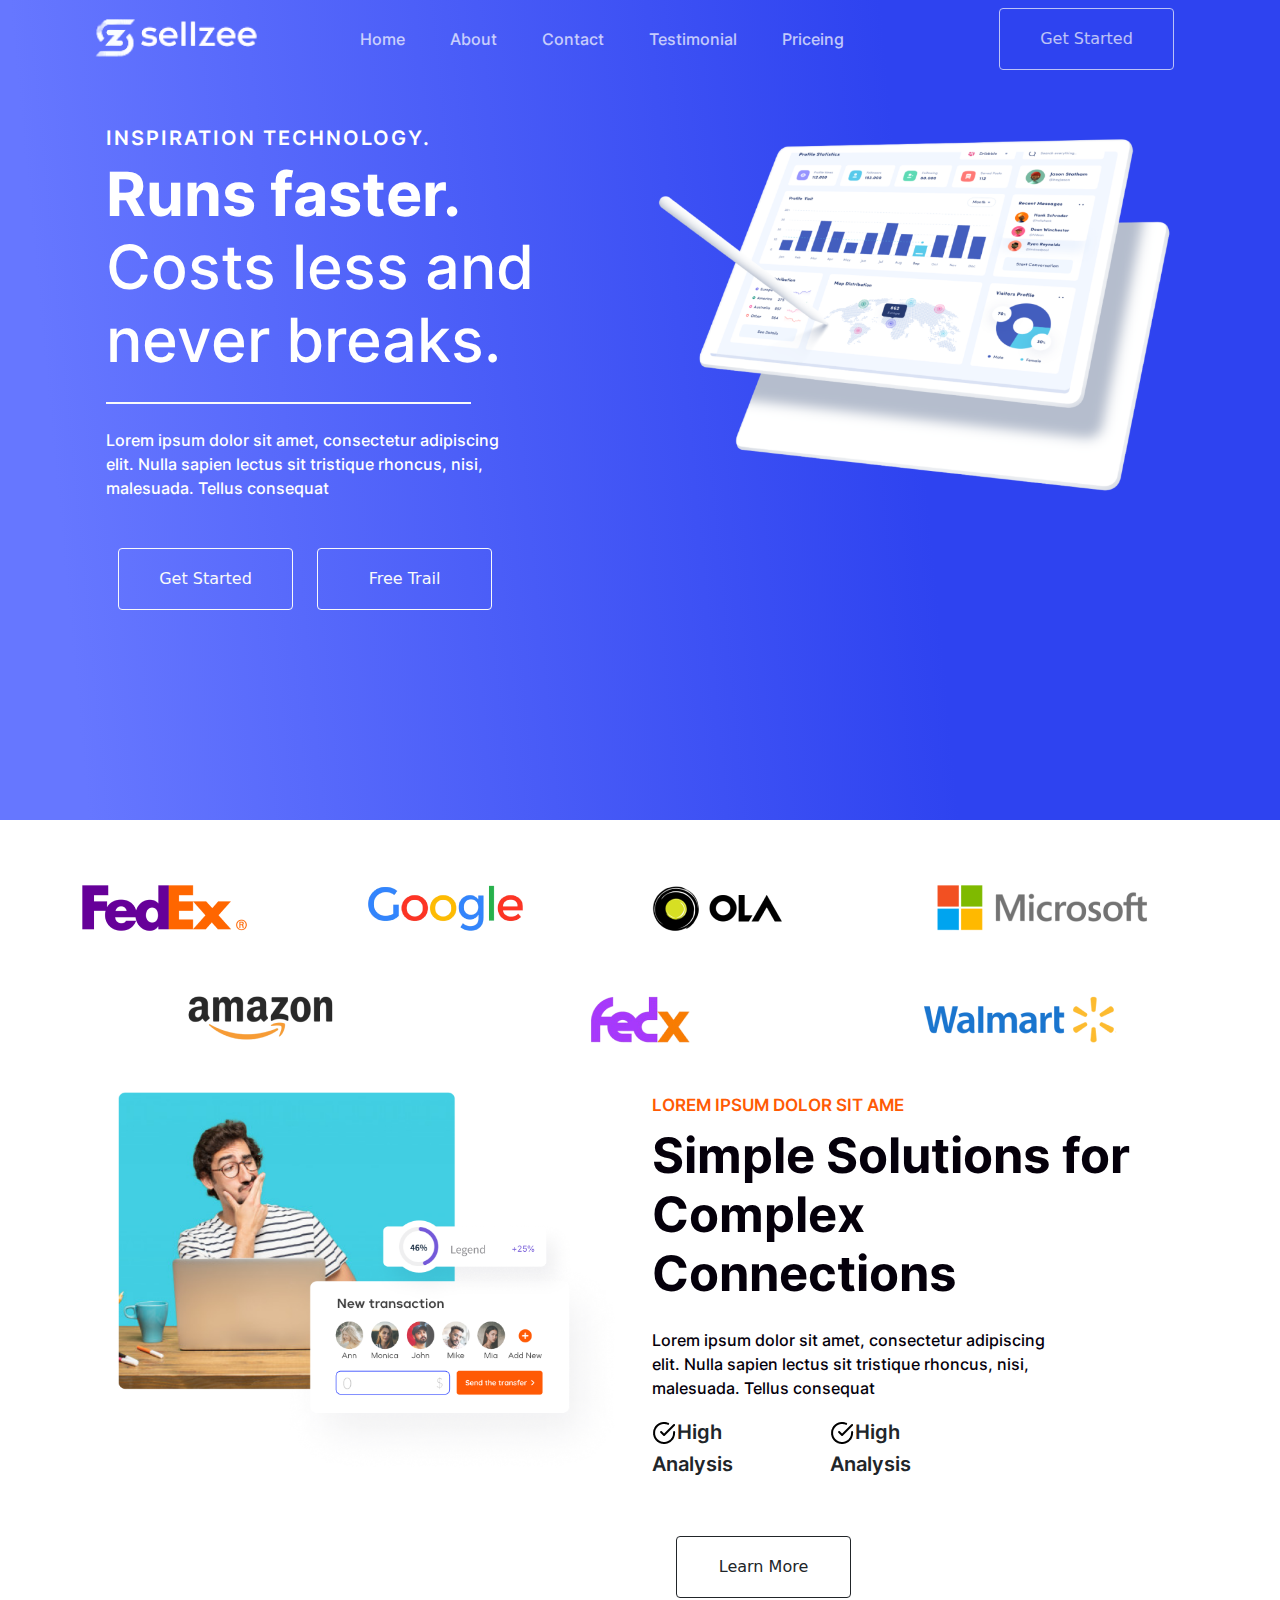
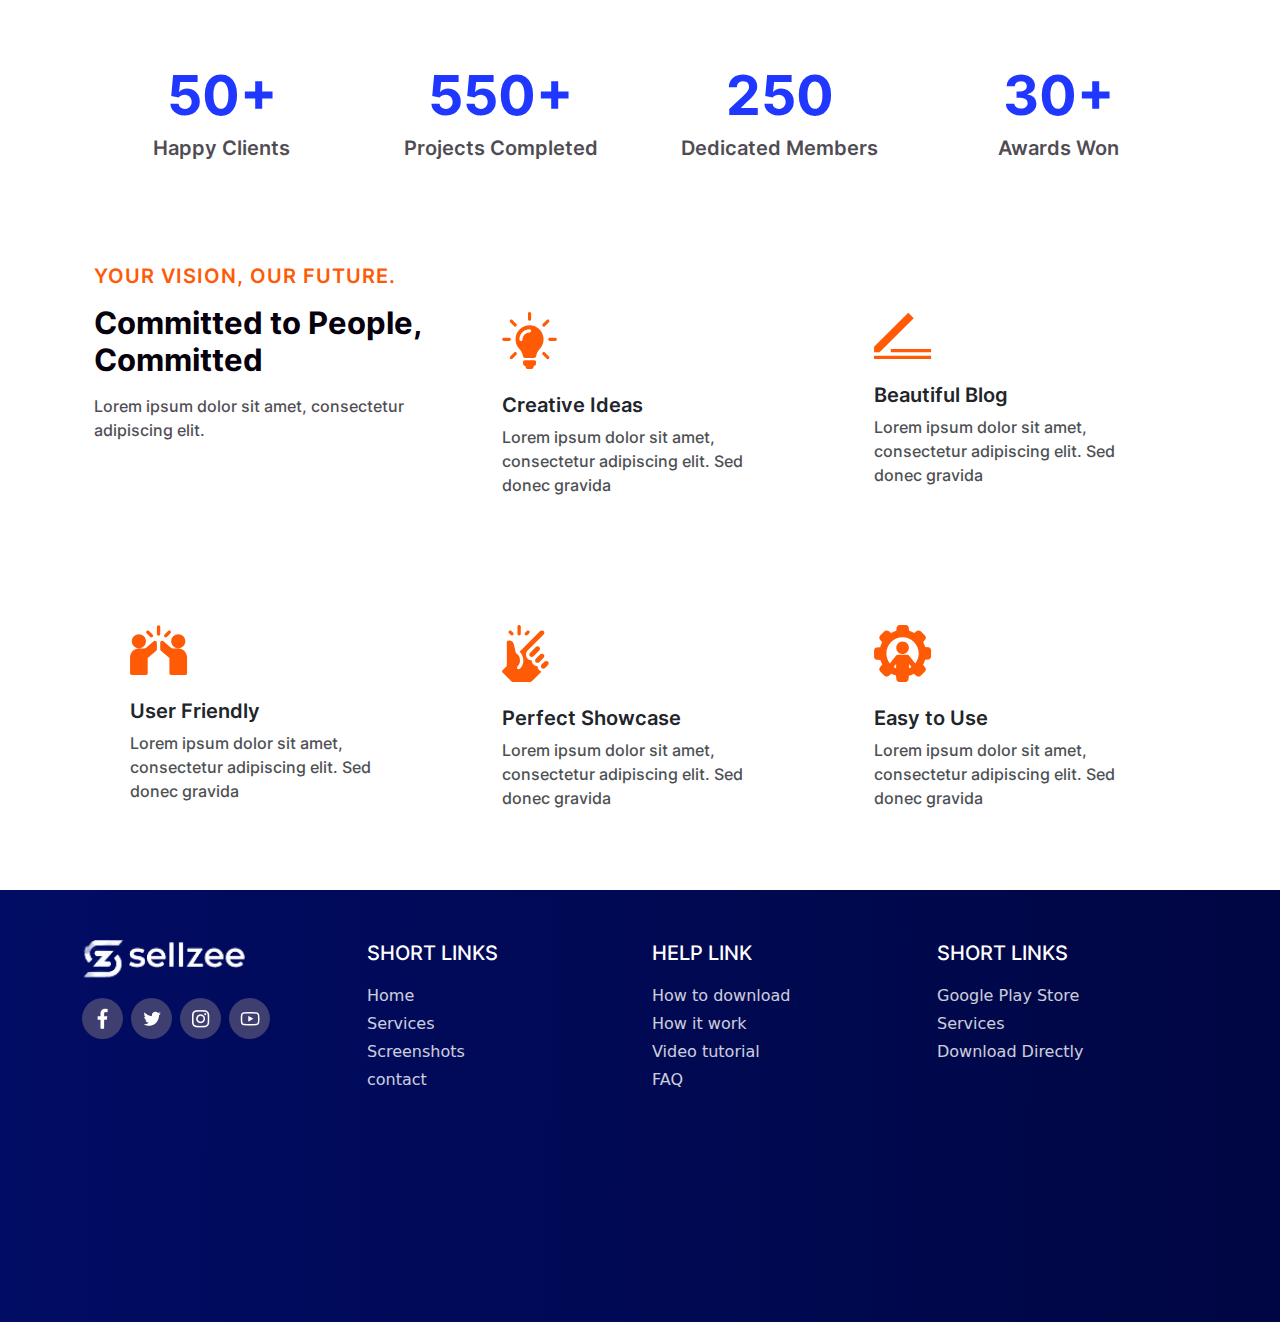
<file: index.html>
<!DOCTYPE html>
<html lang="en">
<head>
    <meta charset="UTF-8">
    <meta http-equiv="X-UA-Compatible" content="IE=edge">
    <meta name="viewport" content="width=device-width, initial-scale=1.0">
    <link rel="stylesheet" href="./css/style.css">
    <link rel="stylesheet" href="./css/bootstrap.min.css">
    <title>Selizee</title>
</head>

<body>
<header class="header">
    <div class="container">
    <nav class="navbar navbar-expand-lg navbar-light">
        <div class="container-fluid">
          <a class="navbar-brand" href="#"><img src="./img/header__logo.png" alt=""></a>
          <button class="navbar-toggler" type="button" data-bs-toggle="collapse" data-bs-target="#navbarNavAltMarkup" aria-controls="navbarNavAltMarkup" aria-expanded="false" aria-label="Toggle navigation">
            <span class="navbar-toggler-icon"></span>
          </button>
          <div class="collapse navbar-collapse text-white ms-5" style="opacity: 0.7;" id="navbarNavAltMarkup">
            <div class="navbar-nav">
              <a class="nav-link  text-white" href="#">Home</a>
              <a class="nav-link  text-white" href="#">About</a>
              <a class="nav-link  text-white" href="#">Contact</a>
              <a class="nav-link  text-white" href="#">Testimonial</a>
              <a class="nav-link  text-white" href="#">Priceing</a>
              
            </div>
            <form class="container-fluid d-flex justify-content-end">
                  <button type="button" class="btn btn-outline-light" style="width: 175px; height: 62px; font-weight: 500;">Get Started</button>
                 </form>  
          </div>
                 
        </div>
      </nav>
    </div>

    <div class="row mt-5 mx-auto container">

      <div class="col-12 col-lg-6 ">
        <h3 class="header__zag text-lg-start ">Inspiration Technology.</h3>
        <h1 class="header__title text-lg-start text-center ">
           <b style="font-weight: 700;">Runs faster.</b> 
           <br><span style="font-weight: 500;">Costs less and never breaks.</span> 
           </h1>

           <div class="bg-light mt-4" style="max-width: 365px; height: 2px;"></div>

           <p class="header__text mt-4" >
            Lorem ipsum dolor sit amet, consectetur adipiscing elit. Nulla sapien lectus sit tristique rhoncus, nisi, malesuada. Tellus consequat </p>

          <form class="container-fluid d-flex mt-lg-5 mt-3 row text-center">
             <button type="button" class="btn btn-outline-light col-12 col-lg-6" style="width: 175px; height: 62px; font-weight: 500;">Get Started</button>

             <button type="button" class="btn btn-outline-light col-12 col-lg-6 mt-4 mt-lg-0 ms-0 ms-lg-4 " style="width: 175px; height: 62px; font-weight: 500;" >Free Trail</button>
           </form> 

      </div>

      <div class="col-lg-6 col-12">
          <img src="./img/header__img.png" class="img-fluid" alt="">
      </div>

    </div>


    
    </header>

    <main class="main container mt-5">
      <div class="row justify-content-lg-center align-items-lg-center">

        <div class="col-6 col-lg-3 mt-3 ">
           <img src="./img/main__row 1.png" class="img-fluid" alt="">
        </div>

        <div class="col-6 col-lg-3 mt-3">
           <img src="./img/main__row 2.png" class="img-fluid" alt="">
        </div>

        <div class="col-6 col-lg-3 mt-lg-3 mt-3">
           <img src="./img/main__row 3.png" class="img-fluid" alt="">
        </div>

        <div class="col-6 col-lg-3 mt-lg-3 mt-3">
           <img src="./img/main__row 4.png" class="img-fluid" alt="">
        </div>

      </div>

      <div class="row text-center mt-5">

        <div class="col-6 col-lg-4 mt-3 ">
           <img src="./img/main__row 5.png" class="img-fluid" alt="">
        </div>

        <div class="col-6 col-lg-4 mt-3">
           <img src="./img/main__row 6.png" class="img-fluid" alt="">
        </div>

        <div class="col-12 col-lg-4  mt-3">
           <img src="./img/main__row 7.png" class="img-fluid" alt="">
        </div>


      </div>

      <div class="row mt-5 mx-auto container">

        <div class="col-12 col-lg-6 ">
        <img src="./img/main__img row.png" class=" img-fluid" alt="">
  
        </div>
  
        <div class="col-lg-6 col-12">
          <h3 class="main__banner text-lg-start">Lorem ipsum dolor sit ame</h3>
          <h1 class="main__title text-lg-start text-center ">
            Simple Solutions for Complex Connections
             </h1>
             <p class="main__text mt-4" >
              Lorem ipsum dolor sit amet, consectetur adipiscing elit. Nulla sapien lectus sit tristique rhoncus, nisi, malesuada. Tellus consequat </p>
              <span class=" d-flex row">
                  <h3 class="icon__title col-12 col-lg-4" ><img class="" src="./img/h1__icon.png" alt="">High Analysis</h3>
                  <h3 class="icon__title col-12 col-lg-4 "><img class="" src="./img/h1__icon.png" alt="">High Analysis</h3>
              </span>
  
            <form class="container-fluid text-center text-lg-start mt-5">
               <button type="button" class="btn btn-outline-dark react-color" style="width: 175px; height: 62px; font-weight: 500;">Learn More</button>
  
             </form> 
        </div>
  
      </div>

      <section class=" container">
        <div class="row text-center mt-5">

          <div class="col-6 col-lg-3 mt-3 ">
             <h1  class="number__title">50+</h1>
             <h4 class="number__text">Happy  Clients</h4>
          </div>
  
          <div class="col-6 col-lg-3 mt-3">
            <h1 class="number__title">550+</h1>
            <h4 class="number__text">Projects Completed</h4>
          </div>
  
          <div class="col-6 col-lg-3  mt-3">
            <h1 class="number__title">250</h1>
            <h4 class="number__text">Dedicated Members</h4>
          </div>

          <div class="col-6 col-lg-3  mt-3">
            <h1 class="number__title">30+</h1>
            <h4 class="number__text">Awards Won</h4>
          </div>
  
  
        </div>


      </section>

      <section class="container mt-5">
        <div class="row">

          <div class="col-lg-4 col-12 text-lg-start text-center  mt-5">
            <h4 class="vision__title ">Your Vision, Our Future.</h4>
            <h3 class="vision__h3 mt-3">Committed to People, Committed </h3>

            <p class="vision__text mt-3">Lorem ipsum dolor sit amet, consectetur adipiscing elit. </p>

          </div>

          <div class="col-lg-4 col-12 hover mt-5 p-5">
            <svg  width="55" height="57"  fill="none" xmlns="http://www.w3.org/2000/svg">
              <path d="M34.0634 49.8104V51.4758C34.0634 52.8011 33.0899 53.9036 31.8233 54.0912L31.4128 55.6042C31.1899 56.4252 30.4511 56.9999 29.5949 56.9999H25.5251C24.669 56.9999 23.9301 56.4252 23.7072 55.6042L23.3085 54.0912C22.0301 53.8918 21.0566 52.8011 21.0566 51.4641V49.7986C21.0566 48.9073 21.7721 48.1919 22.6634 48.1919H32.4566C33.348 48.2036 34.0634 48.919 34.0634 49.8104ZM41.6047 27.3623C41.6047 31.1505 40.1035 34.5869 37.664 37.1085C35.8109 39.032 34.6146 41.4832 34.2159 44.0987C34.0399 45.2246 33.0665 46.0573 31.9171 46.0573H23.2029C22.0653 46.0573 21.0801 45.2363 20.9159 44.1104C20.5054 41.495 19.2974 39.0085 17.4443 37.0968C15.0517 34.6104 13.5622 31.2326 13.527 27.5147C13.4449 19.7037 19.661 13.3821 27.4721 13.3234C35.2714 13.2648 41.6047 19.5746 41.6047 27.3623ZM29.1492 18.8592C29.1492 17.9913 28.4455 17.2759 27.5659 17.2759C21.9832 17.2759 17.4326 21.8148 17.4326 27.4092C17.4326 28.2771 18.1363 28.9925 19.0159 28.9925C19.8838 28.9925 20.5992 28.2888 20.5992 27.4092C20.5992 23.5623 23.7307 20.4425 27.5659 20.4425C28.4455 20.4425 29.1492 19.7388 29.1492 18.8592ZM27.5659 8.71418C28.4338 8.71418 29.1492 8.01047 29.1492 7.13085V1.58333C29.1492 0.71543 28.4455 0 27.5659 0C26.6863 0 25.9826 0.703702 25.9826 1.58333V7.13085C25.9826 8.01047 26.698 8.71418 27.5659 8.71418ZM8.92951 27.3505C8.92951 26.4826 8.22581 25.7672 7.34618 25.7672H1.79866C0.930762 25.7672 0.215332 26.4709 0.215332 27.3505C0.215332 28.2184 0.919034 28.9339 1.79866 28.9339H7.34618C8.22581 28.9339 8.92951 28.2302 8.92951 27.3505ZM53.3331 25.7672H47.7856C46.9177 25.7672 46.2023 26.4709 46.2023 27.3505C46.2023 28.2184 46.906 28.9339 47.7856 28.9339H53.3331C54.201 28.9339 54.9164 28.2302 54.9164 27.3505C54.9164 26.4826 54.2127 25.7672 53.3331 25.7672ZM12.1548 40.5332L8.22581 44.4622C7.6042 45.0838 7.6042 46.0807 8.22581 46.7024C8.53074 47.0073 8.94124 47.1598 9.34 47.1598C9.73876 47.1598 10.1493 47.0073 10.4542 46.7024L14.3832 42.7733C15.0048 42.1517 15.0048 41.1548 14.3832 40.5332C13.7733 39.9116 12.7647 39.9116 12.1548 40.5332ZM41.8628 14.637C42.2615 14.637 42.672 14.4845 42.977 14.1796L46.906 10.2506C47.5276 9.62899 47.5276 8.63208 46.906 8.01047C46.2844 7.38887 45.2874 7.38887 44.6658 8.01047L40.7368 11.9395C40.1152 12.5611 40.1152 13.558 40.7368 14.1796C41.0535 14.4845 41.4523 14.637 41.8628 14.637ZM12.1548 14.1679C12.4597 14.4728 12.8702 14.6253 13.269 14.6253C13.6678 14.6253 14.0783 14.4728 14.3832 14.1679C15.0048 13.5463 15.0048 12.5493 14.3832 11.9277L10.4542 7.99874C9.83259 7.37714 8.83568 7.37714 8.21408 7.99874C7.59247 8.62035 7.59247 9.61726 8.21408 10.2389L12.1548 14.1679ZM42.977 40.5332C42.3554 39.9116 41.3584 39.9116 40.7368 40.5332C40.1152 41.1548 40.1152 42.1517 40.7368 42.7733L44.6658 46.7024C44.9708 47.0073 45.3813 47.1598 45.78 47.1598C46.1788 47.1598 46.5893 47.0073 46.8942 46.7024C47.5158 46.0807 47.5158 45.0838 46.8942 44.4622L42.977 40.5332Z"  fill="#FF5A05"/>
              </svg>
            <h1 class="vision2__title pt-4">Creative Ideas</h1>
            <p class="vision2__text">Lorem ipsum dolor sit amet, consectetur adipiscing elit. Sed donec gravida </p>

          </div>

          <div class="col-lg-4 col-12 hover mt-5 p-5">
            <svg width="58"  height="47" fill="none" xmlns="http://www.w3.org/2000/svg">
              <path  d="M34.242 0.633789L0.065918 34.8098V40.3203H5.57633L39.7524 6.14431L34.242 0.633789Z" fill="#FF5A05"/>
              <path d="M57.0659 43.6592H0.065918V46.999H57.0659V43.6592Z"  fill="#FF5A05"/>
              <path d="M57.0659 36.9805H16.7651V40.3203H57.0659V36.9805Z"    fill="#FF5A05"/>
              </svg>
            <h1 class="vision2__title pt-4">Beautiful Blog</h1>
            <p class="vision2__text">Lorem ipsum dolor sit amet, consectetur adipiscing elit. Sed donec gravida </p>

          </div>

          <div class="col-lg-4 col-12 hover mt-5 p-5">
            <svg width="58" height="50"  fill="none" xmlns="http://www.w3.org/2000/svg">
              <path d="M30.2358 1.82422C30.2358 0.901848 29.4883 0.154297 28.5659 0.154297C27.6435 0.154297 26.896 0.901848 26.896 1.82422V8.97879C26.896 9.90116 27.6435 10.6487 28.5659 10.6487C29.4883 10.6487 30.2358 9.90116 30.2358 8.97879V1.82422Z" fill="#FF5A05"/>
              <path d="M20.2305 11.9498C20.5563 12.2755 20.9837 12.439 21.4112 12.439C21.8383 12.439 22.2657 12.276 22.5919 11.9498C23.2438 11.2975 23.2438 10.2403 22.5919 9.588L19.0142 6.01072C18.3623 5.35841 17.3051 5.35841 16.6528 6.01072C16.0005 6.66303 16.0005 7.72021 16.6528 8.37253L20.2305 11.9498Z" fill="#FF5A05"/>
              <path d="M35.7205 12.4386C36.1479 12.4386 36.5754 12.2755 36.9011 11.9494L40.4789 8.37209C41.1307 7.72021 41.1307 6.6626 40.4789 6.01072C39.8266 5.35841 38.7694 5.35841 38.1171 6.01072L34.5398 9.588C33.8875 10.2403 33.8875 11.2975 34.5398 11.9494C34.8659 12.2755 35.2934 12.4386 35.7205 12.4386Z" fill="#FF5A05"/>
              <path d="M23.7349 16.2874C23.7175 16.3018 23.701 16.3157 23.6853 16.3287L16.4655 22.5179C15.7967 23.0911 14.9417 23.4072 14.0598 23.4072H8.88867C4.01589 23.4072 0.065918 27.3502 0.065918 32.23V48.3303C0.065918 49.2523 0.813469 50.0003 1.73584 50.0003H16.045C16.9678 50.0003 17.7149 49.2519 17.7149 48.3303V33.0001L26.2124 25.7164C26.6464 25.3446 26.896 24.8014 26.896 24.23V17.8186C26.896 16.1878 25.0017 15.2603 23.7349 16.2874Z" fill="#FF5A05"/>
              <path d="M48.2432 23.4072H43.0721C42.1901 23.4072 41.3352 23.0911 40.6663 22.5175L33.4465 16.3287C33.4309 16.3157 33.4143 16.3018 33.3969 16.2874C32.1302 15.2603 30.2358 16.1878 30.2358 17.8186V24.23C30.2358 24.8014 30.4855 25.3446 30.9195 25.7164L39.4169 33.0001V48.3299C39.4169 49.2519 40.164 49.9998 41.0868 49.9998H55.396C56.3184 49.9998 57.0659 49.2523 57.0659 48.3299V32.23C57.0659 27.3502 53.1159 23.4072 48.2432 23.4072Z" fill="#FF5A05"/>
              <path d="M15.9262 16.3708C15.9262 12.4913 12.7699 9.33496 8.89034 9.33496C5.01082 9.33496 1.85449 12.4913 1.85449 16.3708C1.85449 20.2508 5.01082 23.4071 8.89034 23.4071C12.7699 23.4071 15.9262 20.2508 15.9262 16.3708Z" fill="#FF5A05"/>
              <path d="M55.2773 16.3708C55.2773 12.4913 52.1209 9.33496 48.2414 9.33496C44.3619 9.33496 41.2056 12.4913 41.2056 16.3708C41.2056 20.2508 44.3619 23.4071 48.2414 23.4071C52.1209 23.4071 55.2773 20.2508 55.2773 16.3708Z" fill="#FF5A05"/>
              </svg>
            <h1 class="vision2__title pt-4">User Friendly</h1>
            <p class="vision2__text">Lorem ipsum dolor sit amet, consectetur adipiscing elit. Sed donec gravida </p>

          </div>

          <div class="col-lg-4 col-12 hover mt-5 p-5">
            <svg width="47" height="57"  fill="none" xmlns="http://www.w3.org/2000/svg">
              <path d="M17.125 10.5406C18.0464 10.5406 18.7933 9.79364 18.7933 8.87232V1.72488C18.7051 -0.488554 15.5441 -0.486886 15.4568 1.72488V8.87244C15.4568 9.79375 16.2037 10.5406 17.125 10.5406Z" fill="#FF5A05"/>
              <path d="M8.7979 10.0526C9.44918 10.704 10.5056 10.7043 11.1571 10.0526C11.8086 9.40114 11.8086 8.34491 11.1571 7.69341L9.37033 5.9066C8.71893 5.25509 7.6626 5.25509 7.01109 5.9066C6.35958 6.55811 6.35958 7.61433 7.01109 8.26584L8.7979 10.0526Z" fill="#FF5A05"/>
              <path d="M25.4524 10.0526L27.2392 8.26584C27.8907 7.61433 27.8907 6.55811 27.2392 5.9066C26.5878 5.25509 25.5314 5.25509 24.8799 5.9066L23.0931 7.69341C22.4416 8.34491 22.4416 9.40114 23.0931 10.0526C23.7444 10.704 24.8009 10.7043 25.4524 10.0526Z" fill="#FF5A05"/>
              <path d="M37.2645 25.5379C38.2171 24.5853 38.2185 23.0419 37.2645 22.0881C36.3117 21.1353 34.7685 21.1342 33.8145 22.0881L28.0053 27.8972C27.0542 28.8484 27.0542 30.396 28.0053 31.3472C28.9568 32.2979 30.5046 32.298 31.4554 31.3472L37.2641 25.5384C37.2642 25.5381 37.2643 25.538 37.2645 25.5379Z" fill="#FF5A05"/>
              <path d="M37.2643 37.1558L41.6213 32.7988H41.6214C42.5741 31.8461 42.5755 30.3027 41.6214 29.3488C40.6689 28.3962 39.1255 28.3947 38.1716 29.3488L33.8144 33.706C32.8635 34.6569 32.8637 36.2046 33.8147 37.1562C34.7672 38.1085 36.3104 38.1096 37.2643 37.1558Z" fill="#FF5A05"/>
              <path d="M45.9784 36.6115C45.0343 35.6674 43.4903 35.6492 42.5287 36.6107L39.6243 39.5152C38.6702 40.4695 38.6716 42.0127 39.6237 42.9648C40.588 43.9304 42.1346 43.9051 43.0729 42.9656L45.9777 40.0608L45.9786 40.0599C46.9183 39.1213 46.9426 37.5744 45.9784 36.6115Z" fill="#FF5A05"/>
              <path d="M35.5731 41.2406C35.5731 41.2294 35.5739 41.2183 35.5739 41.2071C34.02 41.2186 32.5535 40.6145 31.4551 39.5162C30.32 38.3805 29.7579 36.8861 29.7674 35.3948C28.2743 35.4061 26.7822 34.8415 25.6462 33.7074C23.3939 31.455 23.3939 27.7907 25.6459 25.5386L41.6214 9.56415C42.5321 8.65218 42.6083 7.09982 41.6278 6.11933C40.8116 5.30322 39.2629 5.02273 38.1716 6.11421L17.5675 26.7182L17.8399 26.9907C22.4942 31.645 22.4942 39.2181 17.8399 43.8724C17.1884 44.524 16.132 44.5238 15.4807 43.8724C14.8292 43.221 14.8292 42.1646 15.4807 41.5131C18.834 38.1597 18.834 32.7033 15.4807 29.3499C15.4807 29.3499 14.028 27.8964 14.0279 27.896C13.8112 27.6789 13.6542 27.4031 13.5828 27.0937L11.6738 18.8216C11.086 16.2742 8.38931 14.7976 5.91608 15.7052C5.25845 15.9465 4.82182 16.5734 4.82249 17.2738L4.84529 40.877L0.554548 45.1658C-0.0969588 45.8173 -0.0969588 46.8735 0.554548 47.5251L9.54085 56.5114C9.8537 56.8242 10.278 56.9999 10.7205 56.9999H27.1788C28.3781 56.9999 29.5062 56.5323 30.3554 55.6832L39.3695 46.6695C38.5868 46.3848 37.8694 45.9302 37.2636 45.3235C36.1737 44.2337 35.5731 42.7834 35.5731 41.2406Z" fill="#FF5A05"/>
              </svg>
            <h1 class="vision2__title pt-4">Perfect Showcase</h1>
            <p class="vision2__text">Lorem ipsum dolor sit amet, consectetur adipiscing elit. Sed donec gravida </p>

          </div>

          <div class="col-lg-4 col-12 hover mt-5 p-5">
            <svg width="58" height="57" fill="none" xmlns="http://www.w3.org/2000/svg">
              <path d="M28.5722 16.3779C25.0983 16.3779 22.2722 19.204 22.2722 22.6779C22.2722 26.152 25.0983 28.9782 28.5722 28.9782C32.0453 28.9782 34.8708 26.152 34.8708 22.6779C34.8707 19.204 32.0453 16.3779 28.5722 16.3779Z" fill="#FF5A05"/>
              <path d="M57.0765 25.3349C57.0765 23.7898 55.9163 22.4889 54.3776 22.3089L51.142 21.9307C50.6825 20.2809 50.0265 18.6674 49.1888 17.126L51.1806 14.6089C52.1372 13.4008 52.0395 11.6606 50.9513 10.559L46.6806 6.28857C46.1048 5.713 45.3404 5.39596 44.5279 5.39596C43.8432 5.39596 43.1693 5.63144 42.63 6.05888L40.1995 7.98531C38.6039 7.07729 36.8967 6.36221 35.1157 5.85562L34.7483 2.69946C34.567 1.16032 33.2657 0 31.7213 0H25.6649C24.1195 0 22.8188 1.16032 22.6392 2.69946L22.2713 5.85505C20.4452 6.37196 18.6894 7.11418 17.0436 8.06475L14.5138 6.05888C13.9777 5.6337 13.3058 5.39963 12.6223 5.39963C11.8104 5.39963 11.0443 5.71427 10.4625 6.288L6.18275 10.5689C5.08928 11.6626 4.99034 13.4042 5.95235 14.6193L8.08727 17.3198C7.26024 18.864 6.6164 20.4939 6.1696 22.1741L2.76524 22.5625C1.22681 22.7434 0.0667661 24.0443 0.0667661 25.5881L0.065918 31.6448C0.0670488 33.1893 1.22794 34.4902 2.76679 34.6709L6.38587 35.0912C6.85514 36.6234 7.47679 38.0995 8.2371 39.4885L5.95334 42.3702C4.99627 43.5781 5.09423 45.3187 6.18303 46.4212L10.4633 50.7011C11.0389 51.2766 11.8032 51.5937 12.6156 51.5937C13.3005 51.5937 13.9746 51.3582 14.5139 50.9308L17.373 48.6682C18.8303 49.4795 20.3722 50.1319 21.9661 50.6113L22.3954 54.3009C22.5761 55.8399 23.8772 57.0005 25.4219 57.0005H31.4785C33.0227 57.0005 34.3236 55.8399 34.5045 54.2999L34.9136 50.7616C36.6291 50.2885 38.2933 49.6157 39.8698 48.7578L42.6295 50.9414C43.1664 51.3664 43.8387 51.6006 44.5222 51.6006C45.3341 51.6006 46.1001 51.2857 46.6808 50.7117L50.9615 46.4307C52.055 45.3368 52.1535 43.5955 51.1913 42.3816L49.0498 39.6646C49.9248 38.1024 50.6095 36.4678 51.0888 34.7958L54.3777 34.4178C55.9169 34.2362 57.0775 32.9348 57.0775 31.3905L57.0765 25.3349ZM22.1158 38.878V43.3197C21.2476 42.9401 20.4192 42.4865 19.6382 41.9669L22.1158 38.878ZM35.0269 38.8777L37.5046 41.9669C36.7236 42.4868 35.8949 42.9402 35.0269 43.3197V38.8777ZM35.3995 30.893C34.9049 30.1783 34.0899 29.7518 33.2194 29.7518C33.1881 29.7518 23.954 29.7518 23.9233 29.7518C23.053 29.7518 22.2379 30.1783 21.7507 30.8827L15.8558 38.4721C13.6954 35.7233 12.4054 32.2594 12.4054 28.5C12.4054 19.586 19.6576 12.334 28.5716 12.334C37.4855 12.334 44.7377 19.5862 44.7377 28.5C44.7377 32.2595 43.4477 35.7234 41.2872 38.4722L35.3995 30.893Z" fill="#FF5A05"/>
              </svg>
            <h1 class="vision2__title pt-4">Easy to Use</h1>
            <p class="vision2__text">Lorem ipsum dolor sit amet, consectetur adipiscing elit. Sed donec gravida </p>

          </div>

        </div>
      </section>
    </main>

    <footer class="footer img-fluid mt-5 ">
      <div class="container">
         <div class="row ">

            <div class="col-6 col-lg-3 mt-5 ">
               <img src="./img/footer__logo.png" class="img-fluid" alt="">
               <div class="d-flex">
                <div class="fooetr__icon d-flex justify-content-center align-items-center mt-3">
                 <a href="#" class=""><img class="img-fluid" src="./img/footer_icon 1.png" alt=""></a> 
                </div>
                <div class="fooetr__icon d-flex justify-content-center align-items-center mt-3 ms-2">
                  <a href="#" class=""><img class="img-fluid" src="./img/footer_icon 2.png" alt=""></a> 
                 </div>
                 <div class="fooetr__icon d-flex justify-content-center align-items-center mt-3 ms-2">
                  <a href="#" class=""><img class="img-fluid" src="./img/footer_icon 3.png" alt=""></a> 
                 </div>
                 <div class="fooetr__icon d-flex justify-content-center align-items-center mt-3 ms-2">
                  <a href="#" class=""><img class="img-fluid" src="./img/footer_icon 4.png" alt=""></a> 
                 </div>
                </div>

            </div>

             <div class="col-6 col-lg-3 mt-5 d-flex flex-column">
               
              <a class="footer__linkh1" href="">SHORT LINKS</a>
              <a class="footer__link mt-3" href="">Home</a>
              <a class="footer__link mt-1" href="">Services</a>
              <a class="footer__link mt-1" href="">Screenshots</a>
              <a class="footer__link mt-1" href="">contact</a>


             </div>

             <div class="col-6 col-lg-3 mt-5 d-flex flex-column">

              <a class="footer__linkh1" href="">HELP LINK
              </a>
              <a class="footer__link mt-3" href="">How to download</a>
              <a class="footer__link mt-1" href="">How it work</a>
              <a class="footer__link mt-1" href="">Video tutorial</a>
              <a class="footer__link mt-1" href="">FAQ</a>

             </div>
 
             <div class="col-6 col-lg-3 mt-5 d-flex flex-column">

              <a class="footer__linkh1" href="">SHORT LINKS</a>
              <a class="footer__link mt-3" href="">Google Play Store</a>
              <a class="footer__link mt-1" href="">Services</a>
              <a class="footer__link mt-1" href="">Download Directly</a>

             </div>

        </div>
      </div>

      
    </footer>

    
      
     










   <script src="./script/bootstrap.bundle.min.js"></script>
</body>

</html>
</file>
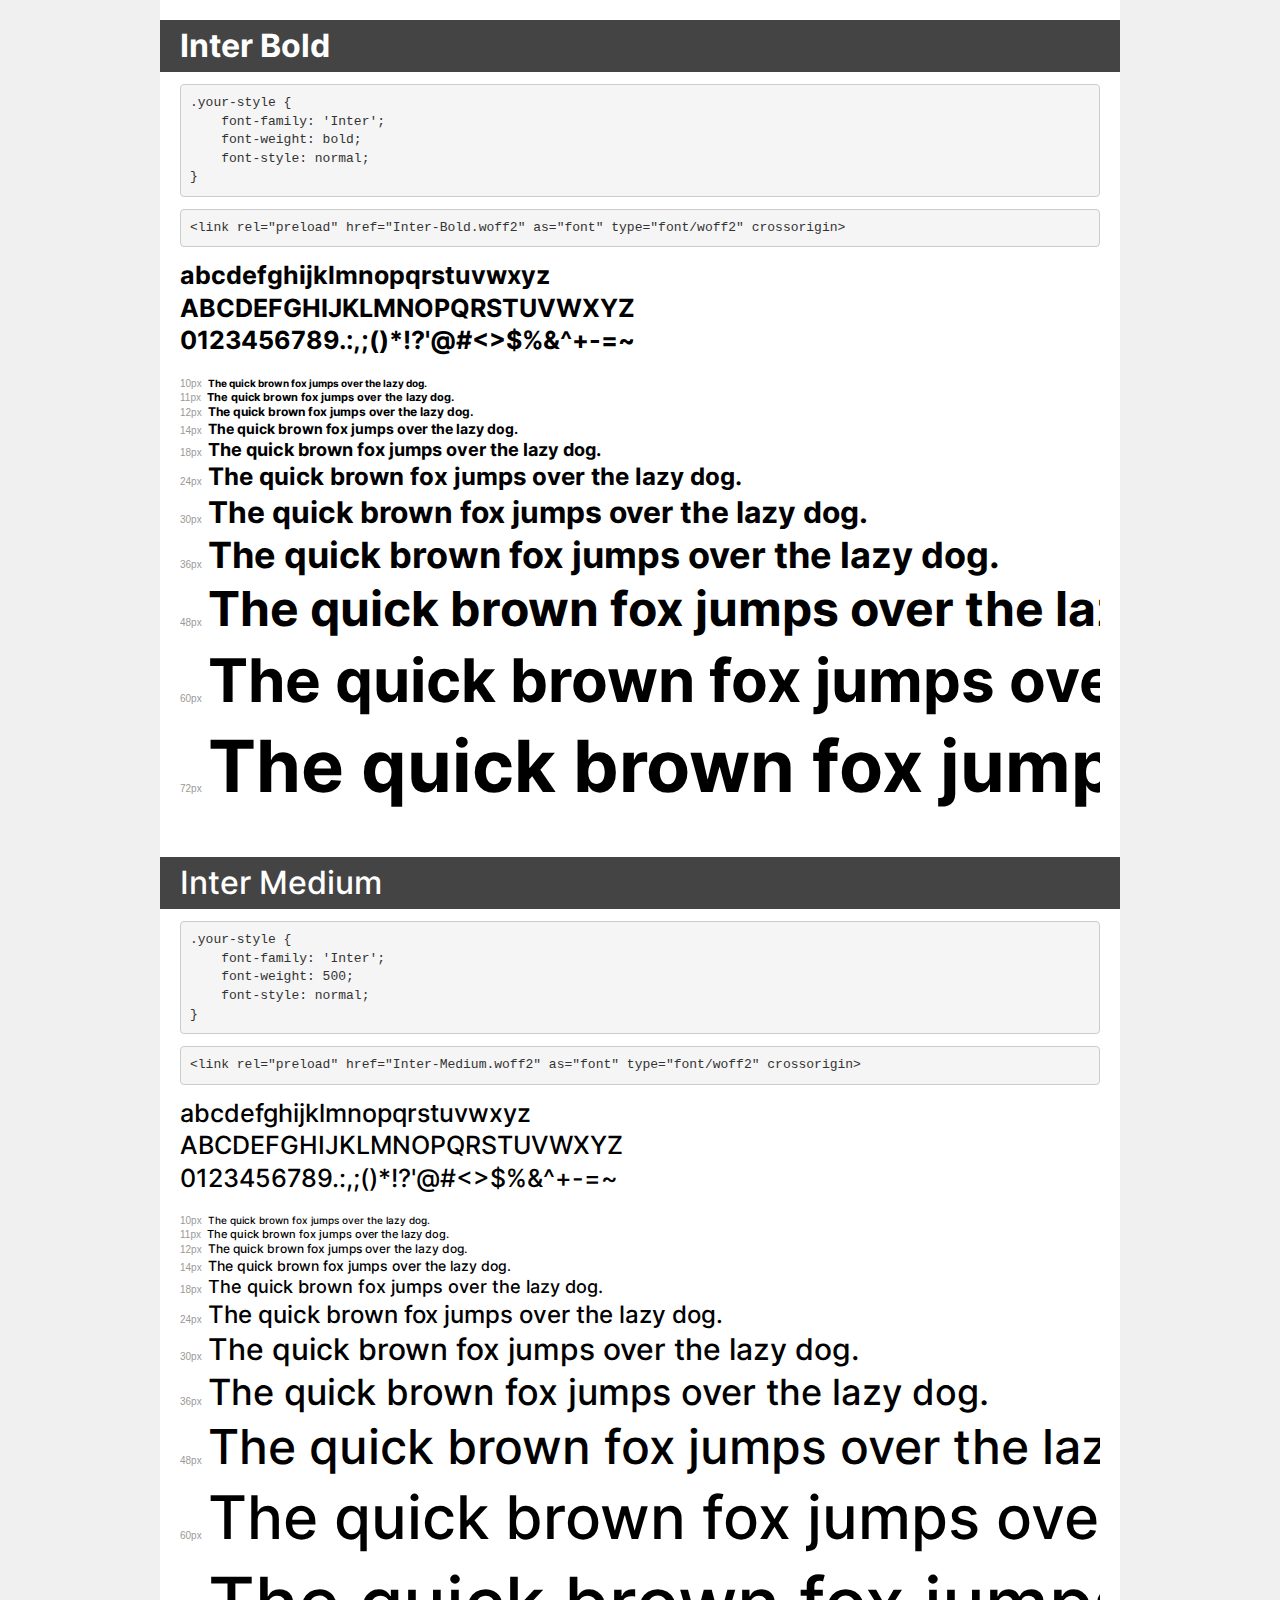
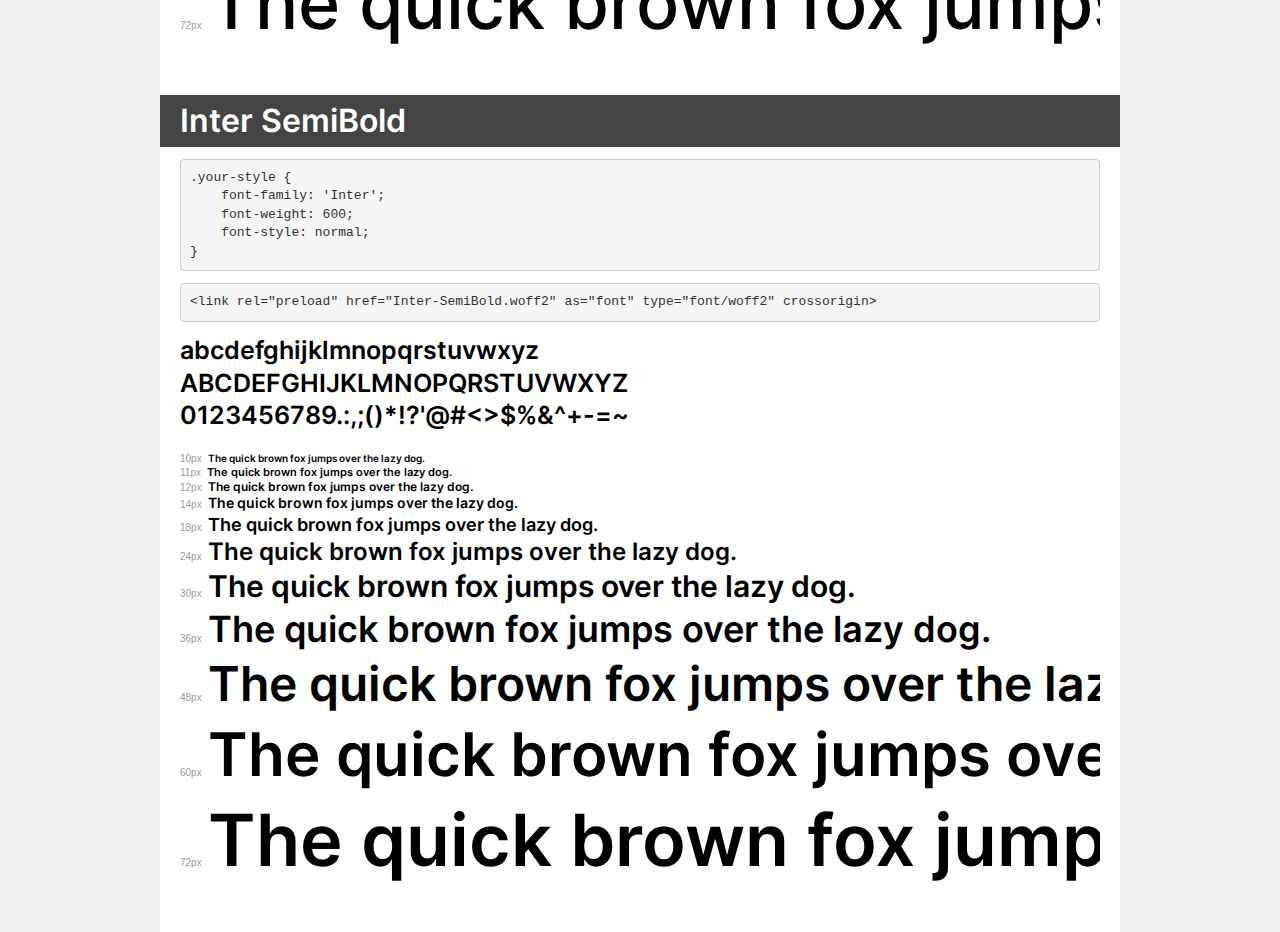
<file: fonts/demo.html>
<!DOCTYPE html>
<html lang="en">
<head>
    <meta charset="utf-8">
    <meta http-equiv="X-UA-Compatible" content="IE=edge">
    <meta name="viewport" content="width=device-width, initial-scale=1">
    <meta name="robots" content="noindex, noarchive">
    <meta name="format-detection" content="telephone=no">
    <title>Transfonter demo</title>
    <link href="stylesheet.css" rel="stylesheet">
    <style>
        /*
        http://meyerweb.com/eric/tools/css/reset/
        v2.0 | 20110126
        License: none (public domain)
        */
        html, body, div, span, applet, object, iframe,
        h1, h2, h3, h4, h5, h6, p, blockquote, pre,
        a, abbr, acronym, address, big, cite, code,
        del, dfn, em, img, ins, kbd, q, s, samp,
        small, strike, strong, sub, sup, tt, var,
        b, u, i, center,
        dl, dt, dd, ol, ul, li,
        fieldset, form, label, legend,
        table, caption, tbody, tfoot, thead, tr, th, td,
        article, aside, canvas, details, embed,
        figure, figcaption, footer, header, hgroup,
        menu, nav, output, ruby, section, summary,
        time, mark, audio, video {
            margin: 0;
            padding: 0;
            border: 0;
            font-size: 100%;
            font: inherit;
            vertical-align: baseline;
        }
        /* HTML5 display-role reset for older browsers */
        article, aside, details, figcaption, figure,
        footer, header, hgroup, menu, nav, section {
            display: block;
        }
        body {
            line-height: 1;
        }
        ol, ul {
            list-style: none;
        }
        blockquote, q {
            quotes: none;
        }
        blockquote:before, blockquote:after,
        q:before, q:after {
            content: '';
            content: none;
        }
        table {
            border-collapse: collapse;
            border-spacing: 0;
        }
        /* demo styles */
        body {
            background: #f0f0f0;
            color: #000;
        }
        .page {
            background: #fff;
            width: 920px;
            margin: 0 auto;
            padding: 20px 20px 0 20px;
            overflow: hidden;
        }
        .font-container {
            overflow-x: auto;
            overflow-y: hidden;
            margin-bottom: 40px;
            line-height: 1.3;
            white-space: nowrap;
            padding-bottom: 5px;
        }
        h1 {
            position: relative;
            background: #444;
            font-size: 32px;
            color: #fff;
            padding: 10px 20px;
            margin: 0 -20px 12px -20px;
        }
        .letters {
            font-size: 25px;
            margin-bottom: 20px;
        }
        .s10:before {
            content: '10px';
        }
        .s11:before {
            content: '11px';
        }
        .s12:before {
            content: '12px';
        }
        .s14:before {
            content: '14px';
        }
        .s18:before {
            content: '18px';
        }
        .s24:before {
            content: '24px';
        }
        .s30:before {
            content: '30px';
        }
        .s36:before {
            content: '36px';
        }
        .s48:before {
            content: '48px';
        }
        .s60:before {
            content: '60px';
        }
        .s72:before {
            content: '72px';
        }
        .s10:before, .s11:before, .s12:before, .s14:before,
        .s18:before, .s24:before, .s30:before, .s36:before,
        .s48:before, .s60:before, .s72:before {
            font-family: Arial, sans-serif;
            font-size: 10px;
            font-weight: normal;
            font-style: normal;
            color: #999;
            padding-right: 6px;
        }
        pre {
            display: block;
            padding: 9px;
            margin: 0 0 12px;
            font-family: Monaco, Menlo, Consolas, "Courier New", monospace;
            font-size: 13px;
            line-height: 1.428571429;
            color: #333;
            font-weight: normal;
            font-style: normal;
            background-color: #f5f5f5;
            border: 1px solid #ccc;
            overflow-x: auto;
            border-radius: 4px;
        }
        /* responsive */
        @media (max-width: 959px) {
            .page {
                width: auto;
                margin: 0;
            }
        }
    </style>
</head>
<body>
<div class="page">
    <div class="demo">
        <h1 style="font-family: 'Inter'; font-weight: bold; font-style: normal;">Inter Bold</h1>
        <pre title="Usage">.your-style {
    font-family: 'Inter';
    font-weight: bold;
    font-style: normal;
}</pre>
        <pre title="Preload (optional)">
&lt;link rel=&quot;preload&quot; href=&quot;Inter-Bold.woff2&quot; as=&quot;font&quot; type=&quot;font/woff2&quot; crossorigin&gt;</pre>
        <div class="font-container" style="font-family: 'Inter'; font-weight: bold; font-style: normal;">
            <p class="letters">
                abcdefghijklmnopqrstuvwxyz<br>
ABCDEFGHIJKLMNOPQRSTUVWXYZ<br>
                0123456789.:,;()*!?'@#&lt;&gt;$%&^+-=~
            </p>
            <p class="s10" style="font-size: 10px;">The quick brown fox jumps over the lazy dog.</p>
            <p class="s11" style="font-size: 11px;">The quick brown fox jumps over the lazy dog.</p>
            <p class="s12" style="font-size: 12px;">The quick brown fox jumps over the lazy dog.</p>
            <p class="s14" style="font-size: 14px;">The quick brown fox jumps over the lazy dog.</p>
            <p class="s18" style="font-size: 18px;">The quick brown fox jumps over the lazy dog.</p>
            <p class="s24" style="font-size: 24px;">The quick brown fox jumps over the lazy dog.</p>
            <p class="s30" style="font-size: 30px;">The quick brown fox jumps over the lazy dog.</p>
            <p class="s36" style="font-size: 36px;">The quick brown fox jumps over the lazy dog.</p>
            <p class="s48" style="font-size: 48px;">The quick brown fox jumps over the lazy dog.</p>
            <p class="s60" style="font-size: 60px;">The quick brown fox jumps over the lazy dog.</p>
            <p class="s72" style="font-size: 72px;">The quick brown fox jumps over the lazy dog.</p>
        </div>
    </div>

    <div class="demo">
        <h1 style="font-family: 'Inter'; font-weight: 500; font-style: normal;">Inter Medium</h1>
        <pre title="Usage">.your-style {
    font-family: 'Inter';
    font-weight: 500;
    font-style: normal;
}</pre>
        <pre title="Preload (optional)">
&lt;link rel=&quot;preload&quot; href=&quot;Inter-Medium.woff2&quot; as=&quot;font&quot; type=&quot;font/woff2&quot; crossorigin&gt;</pre>
        <div class="font-container" style="font-family: 'Inter'; font-weight: 500; font-style: normal;">
            <p class="letters">
                abcdefghijklmnopqrstuvwxyz<br>
ABCDEFGHIJKLMNOPQRSTUVWXYZ<br>
                0123456789.:,;()*!?'@#&lt;&gt;$%&^+-=~
            </p>
            <p class="s10" style="font-size: 10px;">The quick brown fox jumps over the lazy dog.</p>
            <p class="s11" style="font-size: 11px;">The quick brown fox jumps over the lazy dog.</p>
            <p class="s12" style="font-size: 12px;">The quick brown fox jumps over the lazy dog.</p>
            <p class="s14" style="font-size: 14px;">The quick brown fox jumps over the lazy dog.</p>
            <p class="s18" style="font-size: 18px;">The quick brown fox jumps over the lazy dog.</p>
            <p class="s24" style="font-size: 24px;">The quick brown fox jumps over the lazy dog.</p>
            <p class="s30" style="font-size: 30px;">The quick brown fox jumps over the lazy dog.</p>
            <p class="s36" style="font-size: 36px;">The quick brown fox jumps over the lazy dog.</p>
            <p class="s48" style="font-size: 48px;">The quick brown fox jumps over the lazy dog.</p>
            <p class="s60" style="font-size: 60px;">The quick brown fox jumps over the lazy dog.</p>
            <p class="s72" style="font-size: 72px;">The quick brown fox jumps over the lazy dog.</p>
        </div>
    </div>

    <div class="demo">
        <h1 style="font-family: 'Inter'; font-weight: 600; font-style: normal;">Inter SemiBold</h1>
        <pre title="Usage">.your-style {
    font-family: 'Inter';
    font-weight: 600;
    font-style: normal;
}</pre>
        <pre title="Preload (optional)">
&lt;link rel=&quot;preload&quot; href=&quot;Inter-SemiBold.woff2&quot; as=&quot;font&quot; type=&quot;font/woff2&quot; crossorigin&gt;</pre>
        <div class="font-container" style="font-family: 'Inter'; font-weight: 600; font-style: normal;">
            <p class="letters">
                abcdefghijklmnopqrstuvwxyz<br>
ABCDEFGHIJKLMNOPQRSTUVWXYZ<br>
                0123456789.:,;()*!?'@#&lt;&gt;$%&^+-=~
            </p>
            <p class="s10" style="font-size: 10px;">The quick brown fox jumps over the lazy dog.</p>
            <p class="s11" style="font-size: 11px;">The quick brown fox jumps over the lazy dog.</p>
            <p class="s12" style="font-size: 12px;">The quick brown fox jumps over the lazy dog.</p>
            <p class="s14" style="font-size: 14px;">The quick brown fox jumps over the lazy dog.</p>
            <p class="s18" style="font-size: 18px;">The quick brown fox jumps over the lazy dog.</p>
            <p class="s24" style="font-size: 24px;">The quick brown fox jumps over the lazy dog.</p>
            <p class="s30" style="font-size: 30px;">The quick brown fox jumps over the lazy dog.</p>
            <p class="s36" style="font-size: 36px;">The quick brown fox jumps over the lazy dog.</p>
            <p class="s48" style="font-size: 48px;">The quick brown fox jumps over the lazy dog.</p>
            <p class="s60" style="font-size: 60px;">The quick brown fox jumps over the lazy dog.</p>
            <p class="s72" style="font-size: 72px;">The quick brown fox jumps over the lazy dog.</p>
        </div>
    </div>

</div>
</body>
</html>
</file>
<file: css/style.css>
@import url(../fonts/stylesheet.css);


* {
    margin: 0;
    padding: 0;
    box-sizing: border-box;
    text-decoration: none;
    list-style: none
}


body {
    font-family: 'Inter';
    background: #E5E5E5;
}

.header {
    min-height: 820px;
    background: linear-gradient(264.47deg, #2E43F0 29.39%, #6677FF 93.49%);
}

.btn-outline-light:hover {
    background: #FF5A05 !important; 
    transition: 0.1s linear !important;
    border: none;
    color: white !important;
}  

.btn-outline-light {
    transition: 0.3s !important;
}

.nav-link:hover {
 color: rgb(255, 255, 200) !important;
 font-size: 20px;
 transition: 0.3s linear !important;
}

.nav-link {
    font-family: 'Inter';
    transition: 0.3s linear !important;
    margin-left: 29px;
    font-weight: 500;
  
}

.header__zag {
    font-family: 'Inter';
    font-weight: 600;
    font-size: 20px;
    color: white;
    text-transform: uppercase;
    letter-spacing: 0.1em;
}



.header__title {
    font-family: 'Inter';
    max-width: 464px;
    font-size: 61px;
    color: white
}
.header__text {
    font-family: 'Inter';
    max-width: 418px;
    font-size: 16px;
    color: white;
}

/* header finished */ 

/* main start */

.main__banner {
    font-family: 'Inter';
    font-weight: 600;
    font-size: 17px;
    line-height: 160%;
    text-transform: uppercase;
    color: #FF5A05;
}

.main__title {
    max-width: 546px;
    font-family: 'Inter';
    font-weight: bold;
    font-size: 49px;
    line-height: 120%;
    color: #05000B;
    text-align: center;
}

.main__text {
    font-family: 'Inter';
    max-width: 418px;
    font-size: 16px;
    color: #05000B;
}

.react-color:hover {
    background: #FF5A05 !important; 
    transition: 0.1s linear !important;
    border: none;
    color: white !important;
}  


.icon__title {
    font-family: 'Inter';
    font-weight: 600;
    font-size: 20px;
    line-height: 160%;
}

.number__title {
    font-family: 'Inter';
    font-weight: bold;
    font-size: 55px;
    color: #1F37FF;
}

.number__text {
    font-family: 'Inter';
    font-weight: 600;
    font-size: 20px;
    color: #05000B;
    opacity: 0.7;
}

.vision__title {
    font-family: 'Inter';
    font-weight: 600;
    font-size: 20px;
    color: #FF5A05;
    letter-spacing: 0.05em;
    text-transform: uppercase;
}

.vision__h3 {
    font-family: 'Inter';
    font-weight: bold;
    font-size: 31px;
    color: #05000B;
}

.vision__text {
    max-width: 358px;
    font-family: 'Inter';
    font-weight: 500;
    font-size: 16px;
    color: #05000B;
    opacity: 0.7;
}

.hover {
    max-width: 358px;
    height: 265px;
    border-radius: 10px;
    font-size: 25px;
}

.hover:hover {
    background: #4252CF;
    transition: 0.3s linear !important;
    color: white;
    offset-path: blue;
    
}

.hover {
    transition: 0.3s linear !important;
}

.vision2__title {
    font-family: 'Inter';
    font-weight: 600;
    font-size: 20px;
}

.vision2__text {
    font-family: 'Inter';
    max-width: 251px;
    font-weight: 500;
    font-size: 16px;
    opacity: 0.8;
}

.footer {
    min-height: 432px;
    background: linear-gradient(270.78deg, #00053C -21.36%, #010C64 100.6%);
}

.fooetr__icon {
    background: rgb(62, 62, 112) ;
    width: 41px;
    height: 41px;
    border-radius: 50%;
}

.footer__linkh1 {
    font-family: 'Inter';
    font-weight: 500;
    font-size: 20px;
    color: #FFFFFF;
    text-decoration: none;
    list-style: none
}

.footer__link {
    color: #FFFFFF; 
    opacity: 0.8;
    text-decoration: none;
    list-style: none;
    transition: 0.3s linear;
}

.footer__linkh1:hover {
    color: #FFFFFF;
    
}

.footer__link:hover {
    color: #FFFFFF;
    font-size: 20px;
    transition: 0.3s linear;
}
</file>
<file: fonts/stylesheet.css>
@font-face {
    font-family: 'Inter';
    src: url('Inter-Bold.woff2') format('woff2'),
        url('Inter-Bold.woff') format('woff'),
        url('Inter-Bold.ttf') format('truetype');
    font-weight: bold;
    font-style: normal;
    font-display: swap;
}

@font-face {
    font-family: 'Inter';
    src: url('Inter-Medium.woff2') format('woff2'),
        url('Inter-Medium.woff') format('woff'),
        url('Inter-Medium.ttf') format('truetype');
    font-weight: 500;
    font-style: normal;
    font-display: swap;
}

@font-face {
    font-family: 'Inter';
    src: url('Inter-SemiBold.woff2') format('woff2'),
        url('Inter-SemiBold.woff') format('woff'),
        url('Inter-SemiBold.ttf') format('truetype');
    font-weight: 600;
    font-style: normal;
    font-display: swap;
}
</file>
